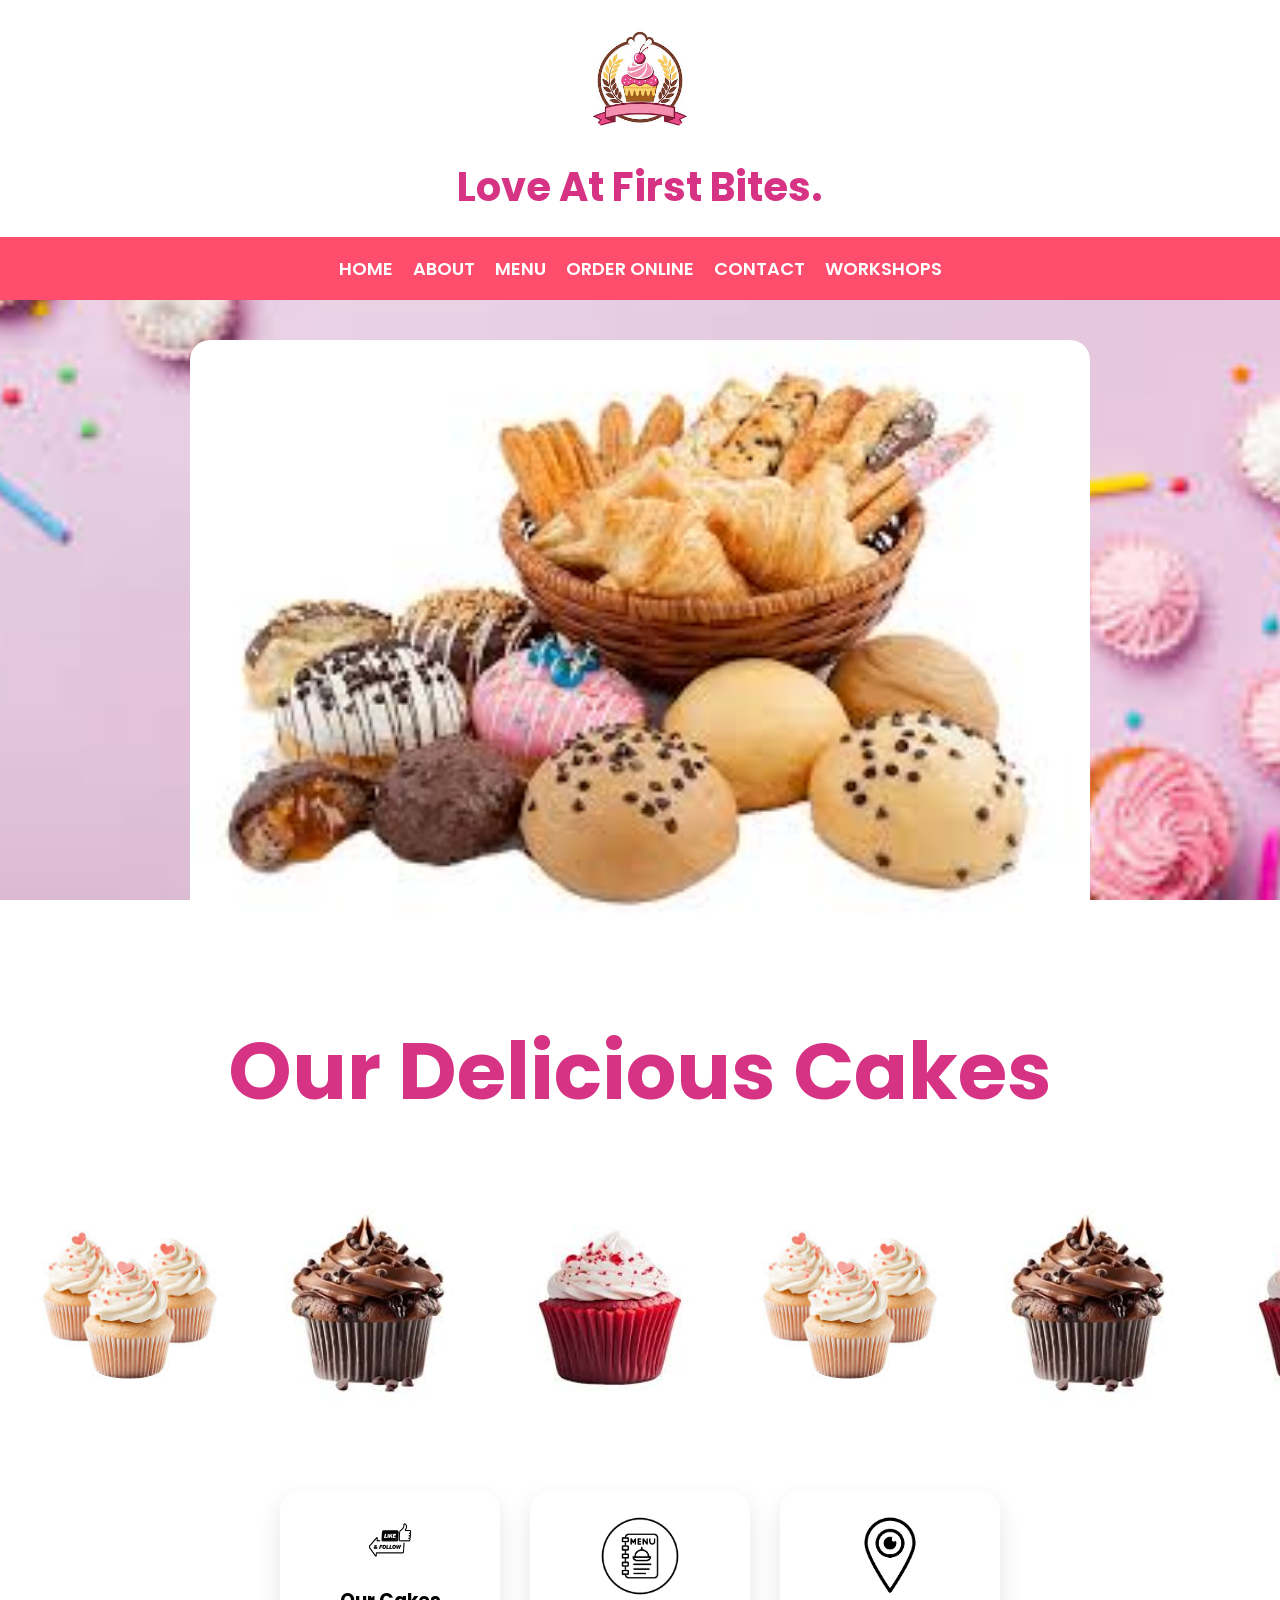
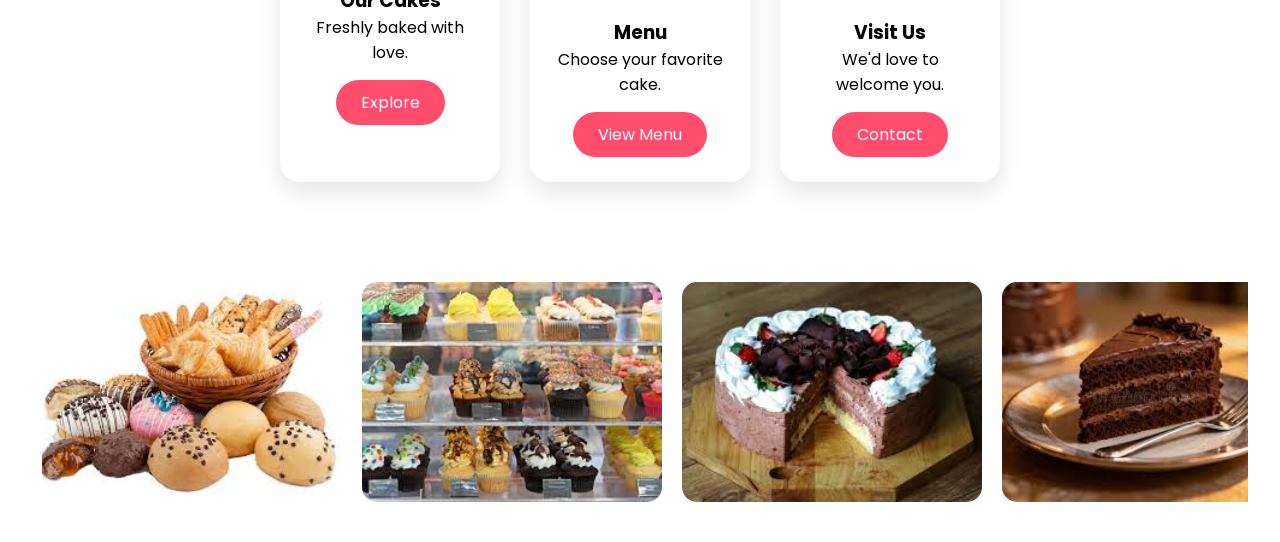
<file: index.html>
<!DOCTYPE html>
<html lang="en">
<head>
<meta charset="UTF-8">
<meta name="viewport" content="width=device-width, initial-scale=1.0">
<title>Cake Shop</title>

<link rel="preconnect" href="https://fonts.googleapis.com">
<link href="https://fonts.googleapis.com/css2?family=Poppins:wght@300;500;700&display=swap" rel="stylesheet">

<style>

*{
    margin:0;
    padding:0;
    box-sizing:border-box;
    font-family:'Poppins',sans-serif;
}

body{
    background:url("../backgrimg.jpg") center/cover fixed;
}

/* Header */

header{
    text-align:center;
    padding:20px;
    background:#fff;
    box-shadow:0 5px 15px rgba(0,0,0,.1);
}

.logo{
    width:120px;
    border-radius:50%;
}
header h1{
    color:#d63384;
    margin-top:10px;
    font-size:40px;
}

/* Navbar */

nav{
    display:flex;
    justify-content:center;
    flex-wrap:wrap;
    gap:20px;
    background:#ff4d6d;
    padding:18px;
    position:sticky;
    top:0;
    z-index:100;
}

nav a{
    color:#fff;
    text-decoration:none;
    font-size:18px;
    font-weight:600;
    transition:.4s;
    position:relative;
}

nav a::after{
    content:'';
    position:absolute;
    left:0;
    bottom:-5px;
    width:0;
    height:3px;
    background:#fff;
    transition:.4s;
}

nav a:hover::after{
    width:100%;
}

nav a:hover{
    transform:translateY(-4px);
}

/* Banner */

.banner{
    display:flex;
    justify-content:center;
    padding:40px;
    border-radius:80px;
}

.banner img{
    width:90%;
    max-width:900px;
    border-radius:20px;
    transition:.5s;
    animation:zoom 3s infinite alternate;
}

.banner img:hover{
    transform:scale(1.05);
    box-shadow:0 20px 40px rgba(168, 46, 147, 0.3);
}

@keyframes zoom{

from{
transform:scale(.95);
}

to{
transform:scale(1);
}

}

/* Gallery */

.gallery-title{
    text-align:center;
    margin:40px 0;
    color:#d63384;
    font-size:35px;
}

.gallery{
    display:flex;
    overflow:auto;
    gap:20px;
    padding:20px;
}

.gallery img{
    width:220px;
    height:220px;
    object-fit:cover;
    border-radius:20px;
    transition:.5s;
    cursor:pointer;
}

.gallery img:hover{
    transform:scale(1.1) rotate(5deg);
    box-shadow:0 15px 30px rgba(0,0,0,.3);
}

/* Cards */

.cards{
    display:flex;
    justify-content:center;
    flex-wrap:wrap;
    gap:30px;
    padding:60px 20px;
}

.card{
    width:220px;
    background:#fff;
    border-radius:20px;
    padding:25px;
    text-align:center;
    box-shadow:0 10px 25px rgba(0,0,0,.1);
    transition:.5s;
}

.card:hover{
    transform:translateY(-15px);
    box-shadow:0 20px 40px rgba(0,0,0,.2);
}

.card img{
    width:80px;
    margin-bottom:15px;
}

.card a{
    display:inline-block;
    margin-top:15px;
    padding:10px 25px;
    background:#ff4d6d;
    color:#fff;
    text-decoration:none;
    border-radius:30px;
    transition:.4s;
}

.card a:hover{
    background:#d63384;
    transform:scale(1.1);
}

/* Responsive */

@media(max-width:768px){

header h1{
font-size:28px;
}

nav{
gap:10px;
}

nav a{
font-size:15px;
}

.gallery img{
width:160px;
height:160px;
}

.card{
width:90%;
}

}
.slider{

overflow:hidden;
margin:30px auto;
width:95%;

}

.slide-track{

display:flex;
width:calc(300px * 8);
animation:scroll 20s linear infinite;

}

.slide-track img{

width:300px;
height:220px;
object-fit:cover;
margin:10px;
border-radius:15px;
transition:.5s;

}

.slide-track img:hover{

transform:scale(1.1);

}

@keyframes scroll{

0%{
transform:translateX(0);
}

100%{
transform:translateX(-1200px);
}

}


</style>

</head>
<body>

<header>

<img src="cake 1.jpg" class="logo">

<h1>Love At First Bites.</h1>

</header>

<nav>

<a href="index.html">HOME</a>

<a href="about.html">ABOUT</a>

<a href="menu.html">MENU</a>

<a href="order.html">ORDER ONLINE</a>

<a href="contact.html">CONTACT</a>

<a href="workshop.html">WORKSHOPS</a>

</nav>

<section class="banner">

<img src="bake1.jpg" alt="Cake Shop">

</section>

<h2 class="gallery-title" style="font-size: 80px;">Our Delicious Cakes</h2>

<div class="gallery">

<img src="cupcake.jpg">

<img src="cupcake3.jpg">

<img src="cupcake4.jpg">

<img src="cupcake.jpg">

<img src="cupcake3.jpg">

<img src="cupcake4.jpg">
<img src="cupcake3.jpg">
<img src="cupcake.jpg">



</div>

<section class="cards">

<div class="card">

<img src="like1.png">

<h3>Our Cakes</h3>

<p>Freshly baked with love.</p>

<a href="menu.html">Explore</a>

</div>

<div class="card">

<img src="menu.png">

<h3>Menu</h3>

<p>Choose your favorite cake.</p>

<a href="menu.html">View Menu</a>

</div>

<div class="card">

<img src="vist.png">

<h3>Visit Us</h3>

<p>We'd love to welcome you.</p>

<a href="contact.html">Contact</a>

</div>

</section>


<section class="slider">

<div class="slide-track">

<img src="bake1.jpg">
<img src="cake3.jpg">
<img src="h1.jpg">
<img src="h2.jpg">

<img src="bake1.jpg">
<img src="cake3.jpg">
<img src="h1.jpg">
<img src="h2.jpg">

</div>

</section>

</body>
</html>
</file>
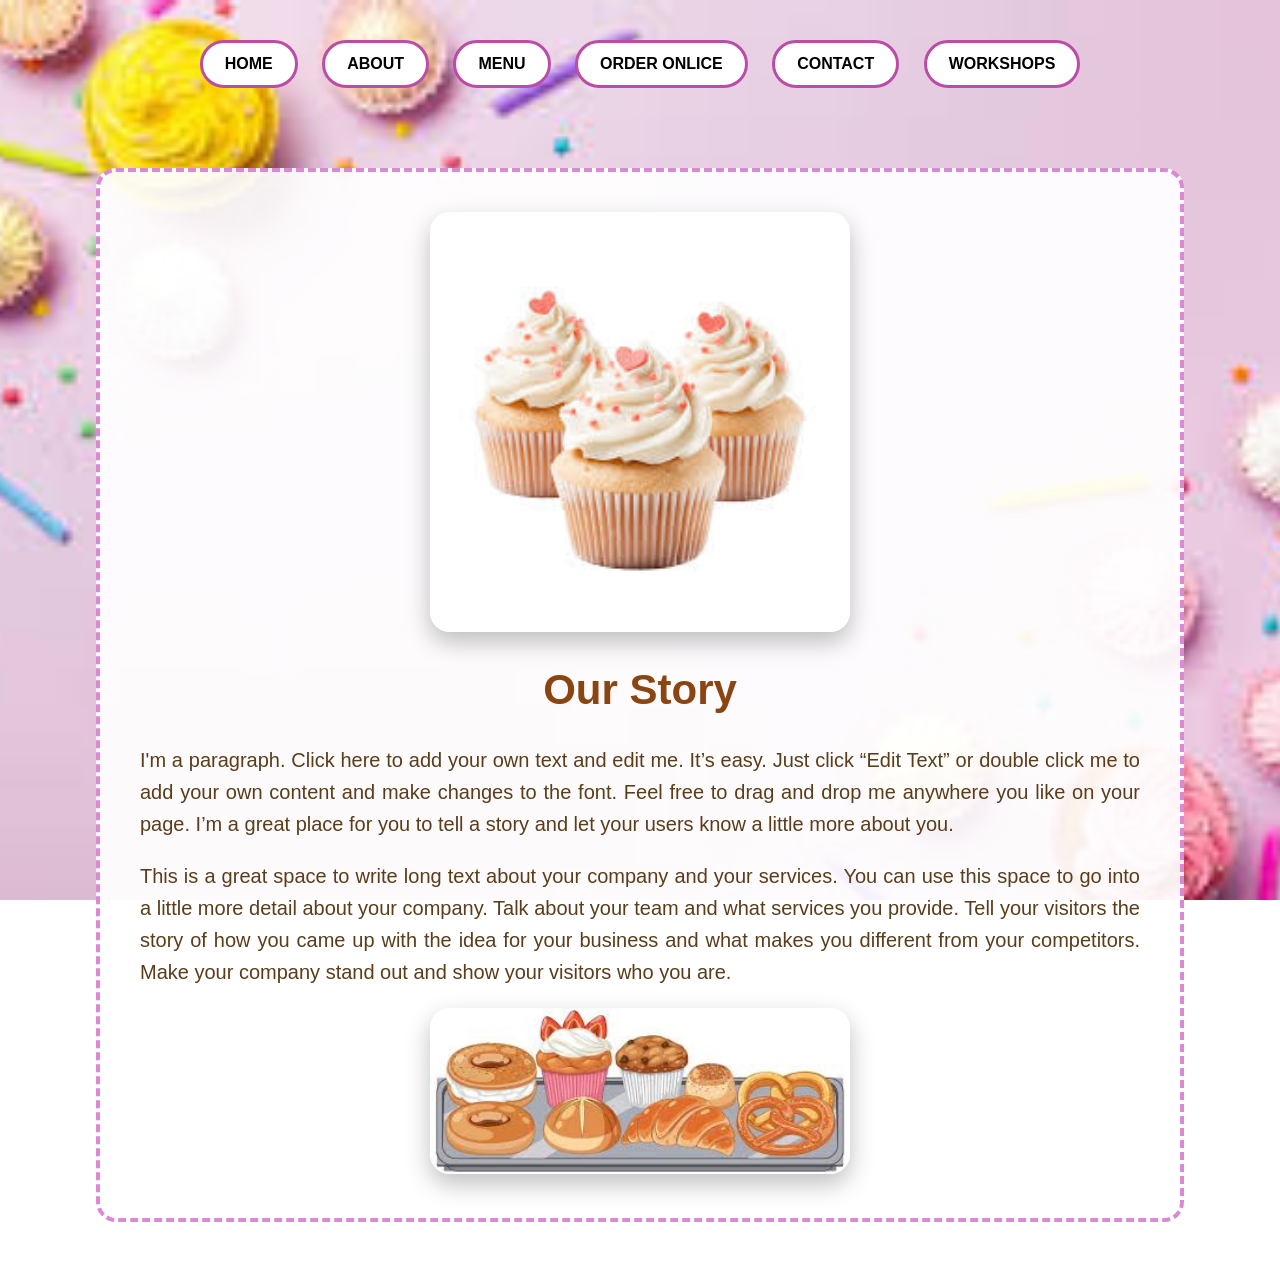
<file: about.html>
<!DOCTYPE html>
<html lang="en">
<head>
    <meta charset="UTF-8">
    <meta name="viewport" content="width=device-width, initial-scale=1.0">
    <title>Document</title>
    <style>
       *{
    margin:0;
    padding:0;
    box-sizing:border-box;
    font-family:Arial, Helvetica, sans-serif;
}

body{
    background:url("../backgrimg.jpg") no-repeat center;
    background-size:cover;
    background-attachment:fixed;
}

/* Navigation */

.a{
    padding:30px;
    text-align:center;
}

.a a{
    display:inline-block;
    text-decoration:none;
    color:#000;
    background:#fff;
    border:3px solid rgb(187,76,168);
    padding:12px 22px;
    margin:10px;
    border-radius:30px;
    font-weight:bold;
    transition:.5s;
    animation:slideDown 1s ease;
}

.a a:hover{
    background:linear-gradient(45deg,#ff69b4,#ffcc70);
    color:white;
    transform:translateY(-8px) scale(1.1);
    box-shadow:0 10px 25px rgba(0,0,0,.3);
}

/* Main Box */

.div{
    width:85%;
    margin:40px auto;
    background:rgba(255,255,255,.92);
    border:4px dashed rgb(218,137,212);
    border-radius:20px;
    padding:40px;
    animation:fadeUp 1.5s ease;
    overflow:hidden;
}

/* Images */

.div img{
    width:420px;
    max-width:100%;
    border-radius:20px;
    transition:.6s;
    animation:float 4s ease-in-out infinite;
    box-shadow:0 10px 25px rgba(0,0,0,.25);
}

.div img:hover{
    transform:scale(1.1) rotate(4deg);
    box-shadow:0 20px 40px rgba(255,105,180,.6);
}

/* Heading */

h1{
    text-align:center;
    color:#8b4513;
    margin:30px 0;
    font-size:42px;
    animation:zoomIn 1.5s;
}

/* Paragraph */

p{
    text-align:justify;
    line-height:32px;
    font-size:20px;
    color:#5a3d1b;
    margin:20px 0;
    transition:.4s;
}

p:hover{
    color:#d63384;
    transform:translateX(10px);
}

/* Animations */

@keyframes fadeUp{
    from{
        opacity:0;
        transform:translateY(80px);
    }
    to{
        opacity:1;
        transform:translateY(0);
    }
}

@keyframes slideDown{
    from{
        opacity:0;
        transform:translateY(-40px);
    }
    to{
        opacity:1;
        transform:translateY(0);
    }
}

@keyframes float{
    0%{
        transform:translateY(0);
    }
    50%{
        transform:translateY(-15px);
    }
    100%{
        transform:translateY(0);
    }
}

@keyframes zoomIn{
    from{
        transform:scale(.5);
        opacity:0;
    }
    to{
        transform:scale(1);
        opacity:1;
    }
}

/* Mobile */

@media(max-width:768px){

    .a a{
        display:block;
        margin:12px auto;
        width:220px;
    }

    .div{
        width:95%;
        padding:20px;
    }

    h1{
        font-size:30px;
    }

    p{
        font-size:17px;
        line-height:28px;
    }

    .div img{
        width:100%;
    }
}
       
    </style>
</head>
<body>
    <div class="a">
    <center>
     <a href="index.html">HOME</a>
    <a href="about.html">ABOUT</a>
    <a href="menu.html">MENU</a>
    <a href="order.html">ORDER ONLICE</a>
    <a href="contact.html">CONTACT</a> 
    <a href="workshop.html">WORKSHOPS</a><br>
</center>
</div>

     <div class="div">
    <center><img src="cupcake.jpg"></center>
    <h1>Our Story </h1>
    <p> I'm a paragraph. Click here to add your own text and edit me. It’s easy. Just click “Edit Text” or double click me to add your own content and make changes to the font. Feel free to drag and drop me anywhere you like on your page. I’m a great place for you to tell a story and let your users know a little more about you.</p>
    <p>This is a great space to write long text about your company and your services. You can use this space to go into a little more detail about your company. Talk about your team and what services you provide. Tell your visitors the story of how you came up with the idea for your business and what makes you different from your competitors. Make your company stand out and show your visitors who you are.</p>
    <center><img src="bakes.jpg"></center>
    
</div>    
</div>
</body>
</html>
</file>
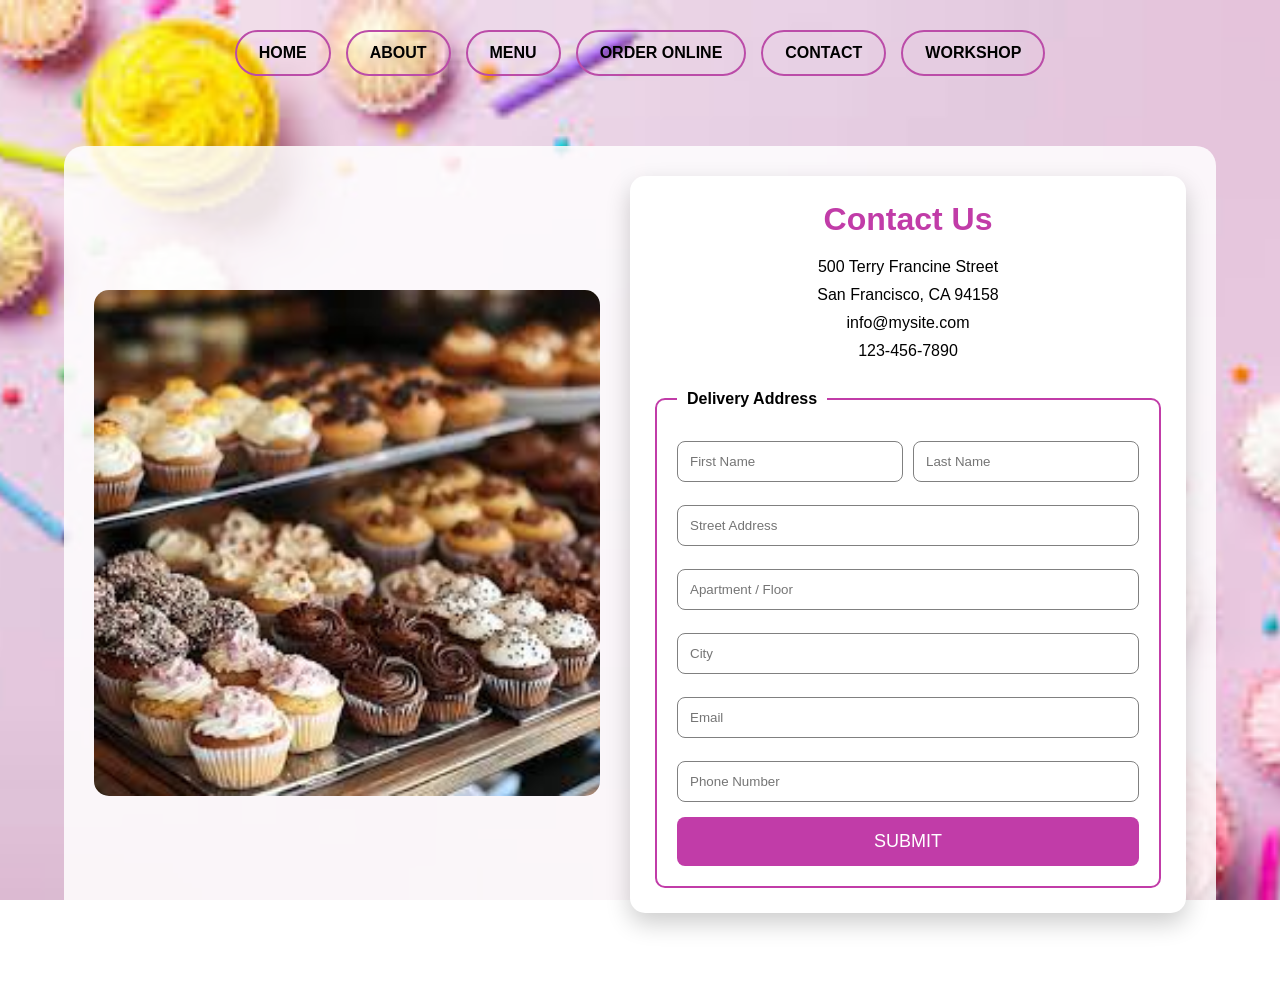
<file: contact.html>
<!DOCTYPE html>
<html lang="en">
<head>
<meta charset="UTF-8">
<meta name="viewport" content="width=device-width, initial-scale=1.0">
<title>Contact</title>

<style>

*{
    margin:0;
    padding:0;
    box-sizing:border-box;
    font-family:Arial, Helvetica, sans-serif;
}

body{
    background:url("../backgrimg.jpg") no-repeat center;
    background-size:cover;
    background-attachment:fixed;
}

/* Navigation */

nav{
    display:flex;
    justify-content:center;
    flex-wrap:wrap;
    gap:15px;
    padding:30px 20px;
}

nav a{
    text-decoration:none;
    color:black;
    border:2px solid rgb(187,76,168);
    padding:12px 22px;
    border-radius:30px;
    font-weight:bold;
    transition:.4s;
}

nav a:hover{
    background:rgb(187,76,168);
    color:white;
    transform:translateY(-5px);
    box-shadow:0 10px 20px rgba(0,0,0,.3);
}

/* Main Section */

.container{

    width:90%;
    max-width:1200px;
    margin:40px auto;

    display:flex;
    gap:30px;
    align-items:center;

    background:rgba(255,255,255,.85);
    padding:30px;
    border-radius:20px;

    animation:fadeUp 1s ease;
}

/* Image */

.image-box{
    flex:1;
}

.image-box img{

    width:100%;
    border-radius:15px;
    transition:.5s;
}

.image-box img:hover{

    transform:scale(1.05);
    box-shadow:0px 15px 30px rgba(0,0,0,.4);

}

/* Contact */

.contact{

    flex:1;
    background:white;
    padding:25px;
    border-radius:15px;
    box-shadow:0 10px 25px rgba(0,0,0,.2);
    transition:.4s;
}

.contact:hover{

    transform:translateY(-10px);

}

.contact h1{

    text-align:center;
    margin-bottom:15px;
    color:#c13ca8;

}

address{

    text-align:center;
    margin-bottom:20px;
    line-height:28px;
    font-style:normal;

}

/* Form */

fieldset{

    border:2px solid #c13ca8;
    padding:20px;
    border-radius:10px;

}

legend{

    padding:5px 10px;
    font-weight:bold;

}

input{

    width:100%;
    padding:12px;
    margin:8px 0 15px;
    border-radius:8px;
    border:1px solid gray;
    outline:none;
    transition:.3s;

}

input:focus{

    border-color:#c13ca8;
    box-shadow:0 0 8px pink;

}

.name{

    display:flex;
    gap:10px;

}

button{

    width:100%;
    padding:14px;
    background:#c13ca8;
    color:white;
    border:none;
    border-radius:8px;
    cursor:pointer;
    font-size:18px;
    transition:.4s;

}

button:hover{

    background:#ff4cb2;
    transform:scale(1.05);

}

/* Map */

.map{

    width:90%;
    max-width:1200px;
    margin:40px auto;

}

.map iframe{

    width:100%;
    height:450px;
    border:none;
    border-radius:20px;
    box-shadow:0 10px 25px rgba(0,0,0,.3);

}

/* Animation */

@keyframes fadeUp{

    from{

        opacity:0;
        transform:translateY(50px);

    }

    to{

        opacity:1;
        transform:translateY(0);

    }

}

/* Mobile */

@media(max-width:768px){

.container{

    flex-direction:column;
    padding:20px;

}

nav{

    gap:10px;

}

nav a{

    padding:10px 15px;
    font-size:14px;

}

.name{

    flex-direction:column;

}

.map iframe{

    height:300px;

}

}

/* Small Mobile */

@media(max-width:480px){

nav{

    flex-direction:column;
    align-items:center;

}

nav a{

    width:220px;
    text-align:center;

}

.container{

    width:95%;

}

.contact{

    padding:15px;

}

}

</style>
</head>

<body>

<nav>

<a href="index.html">HOME</a>
<a href="about.html">ABOUT</a>
<a href="menu.html">MENU</a>
<a href="order.html">ORDER ONLINE</a>
<a href="contact.html">CONTACT</a>
<a href="workshop.html">WORKSHOP</a>

</nav>

<div class="container">

<div class="image-box">
<img src="cake4.jpg" alt="Cake">
</div>

<div class="contact">

<h1>Contact Us</h1>

<address>

500 Terry Francine Street<br>
San Francisco, CA 94158<br>
info@mysite.com<br>
123-456-7890

</address>

<form>

<fieldset>

<legend>Delivery Address</legend>

<div class="name">

<input type="text" placeholder="First Name" required>

<input type="text" placeholder="Last Name" required>

</div>

<input type="text" placeholder="Street Address" required>

<input type="text" placeholder="Apartment / Floor">

<input type="text" placeholder="City" required>

<input type="email" placeholder="Email" required>

<input type="tel" placeholder="Phone Number" required>

<button>SUBMIT</button>

</fieldset>

</form>

</div>

</div>

</body>
</html>
</file>
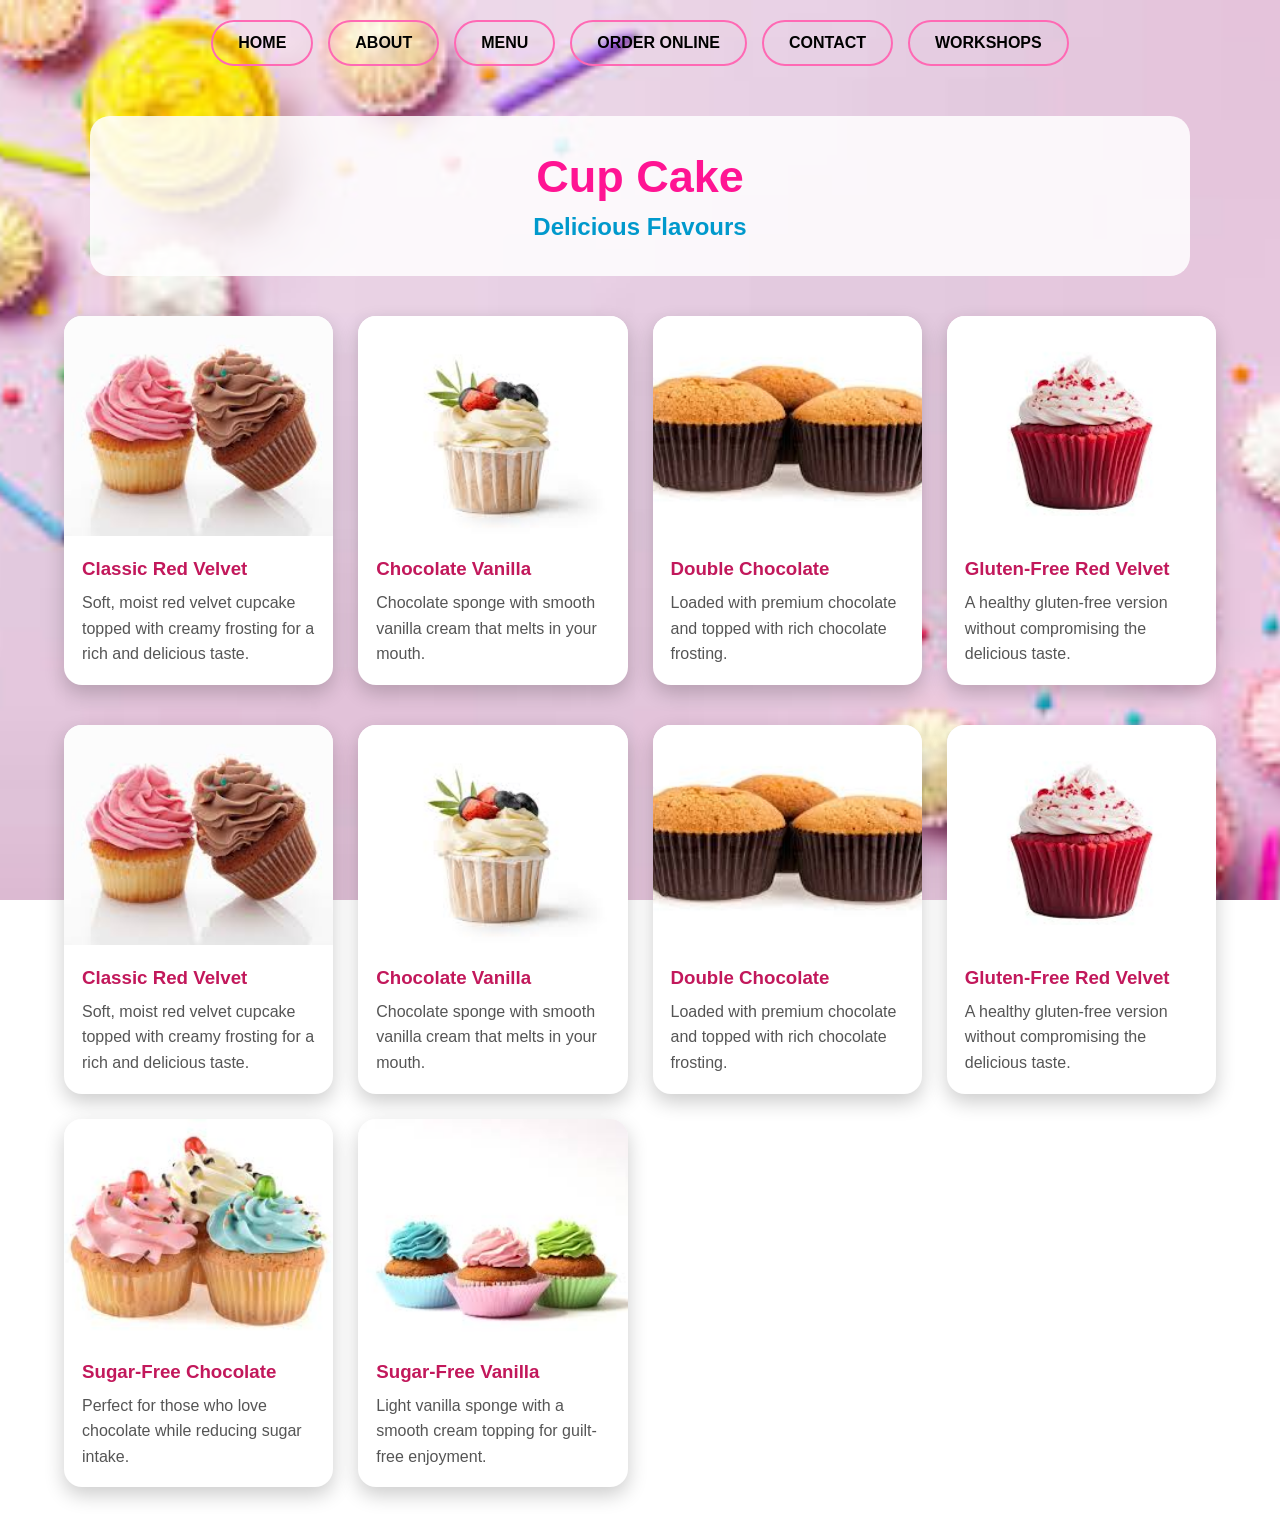
<file: menu.html>
<!DOCTYPE html>
<html lang="en">
<head>
    <meta charset="UTF-8">
    <meta name="viewport" content="width=device-width, initial-scale=1.0">
    <title>Document</title>
    <style>
        /* Reset */
*{
    margin:0;
    padding:0;
    box-sizing:border-box;
    font-family:Arial, Helvetica, sans-serif;
}

body{
    background:url("../backgrimg.jpg") no-repeat center center/cover;
    background-attachment:fixed;
}

/* ================= NAVBAR ================= */

.navbar{
    display:flex;
    justify-content:center;
    align-items:center;
    flex-wrap:wrap;
    gap:15px;
    padding:20px;
}

nav{

display:flex;
justify-content:center;
flex-wrap:wrap;
gap:20px;
padding:20px;

}

nav a{

text-decoration:none;
padding:12px 25px;
border:2px solid hotpink;
border-radius:30px;
color:#000;
font-weight:600;
transition:.4s;

}

nav a:hover{

background:hotpink;
color:#fff;
transform:translateY(-5px);

}


/* ================= HEADING ================= */

.heading{
    width:90%;
    max-width:1100px;
    margin:30px auto;
    background:rgba(255,255,255,.85);
    text-align:center;
    padding:35px;
    border-radius:20px;
}

.heading h1{
    color:#ff1493;
    font-size:45px;
}

.heading h2{
    color:#0099cc;
    margin-top:10px;
}

/* ================= MENU ================= */

.menu{
    width:90%;
    max-width:1300px;
    margin:40px auto;
    display:grid;
    grid-template-columns:repeat(auto-fit,minmax(260px,1fr));
    gap:25px;
}

/* ================= CARD ================= */

.card{
    background:#fff;
    border-radius:18px;
    overflow:hidden;
    box-shadow:0 8px 20px rgba(0,0,0,.2);
    transition:.4s;
}

.card:hover{
    transform:translateY(-10px);
    box-shadow:0 15px 30px rgba(0,0,0,.3);
}

.card img{
    width:100%;
    height:220px;
    object-fit:cover;
    transition:.4s;
}

.card:hover img{
    transform:scale(1.08);
}

.card-content{
    padding:18px;
}

.card-content h3{
    color:#c2185b;
    margin-bottom:10px;
}

.card-content p{
    color:#555;
    line-height:1.6;
}

/* ================= TABLET ================= */

@media (max-width:992px){

.menu{
    grid-template-columns:repeat(2,1fr);
}

.heading h1{
    font-size:38px;
}

}

/* ================= MOBILE ================= */

@media (max-width:768px){

.navbar{
    gap:10px;
    padding:15px;
}

.navbar a{
    padding:10px 16px;
    font-size:14px;
}

.heading{
    padding:25px;
}

.heading h1{
    font-size:32px;
}

.heading h2{
    font-size:20px;
}

.menu{
    width:95%;
    grid-template-columns:1fr;
    gap:20px;
}

.card img{
    height:220px;
}

}

/* ================= SMALL MOBILE ================= */

@media (max-width:480px){

.heading h1{
    font-size:28px;
}

.heading h2{
    font-size:18px;
}

.navbar a{
    width:100%;
    text-align:center;
}

.card img{
    height:200px;
}

.card-content{
    padding:15px;
}

}
    </style>

</head>
<body>
    

<nav class="navbar">

<a href="index.html">HOME</a>
<a href="about.html">ABOUT</a>
<a href="menu.html">MENU</a>
<a href="order.html">ORDER ONLINE</a>
<a href="contact.html">CONTACT</a>
<a href="workshop.html">WORKSHOPS</a>

</nav>

<div class="heading">
    <h1>Cup Cake</h1>
    <h2>Delicious Flavours</h2>
</div>

<div class="menu">

<div class="card">

<img src="img3.jpg">

<div class="card-content">
<h3>Classic Red Velvet</h3>
<p>Soft, moist red velvet cupcake topped with creamy frosting for a rich and delicious taste.</p>
</div>

</div>

<div class="card">

<img src="img.jpg">

<div class="card-content">
<h3>Chocolate Vanilla</h3>
<p>Chocolate sponge with smooth vanilla cream that melts in your mouth.</p>
</div>

</div>

<div class="card">

<img src="img7.jpg">

<div class="card-content">
<h3>Double Chocolate</h3>
<p>Loaded with premium chocolate and topped with rich chocolate frosting.</p>
</div>

</div>

<div class="card">

<img src="cupcake4.jpg">

<div class="card-content">
<h3>Gluten-Free Red Velvet</h3>
<p>A healthy gluten-free version without compromising the delicious taste.</p>
</div>

</div>
</div>








<div class="menu">

<div class="card">

<img src="img3.jpg">

<div class="card-content">
<h3>Classic Red Velvet</h3>
<p>Soft, moist red velvet cupcake topped with creamy frosting for a rich and delicious taste.</p>
</div>

</div>

<div class="card">

<img src="img.jpg">

<div class="card-content">
<h3>Chocolate Vanilla</h3>
<p>Chocolate sponge with smooth vanilla cream that melts in your mouth.</p>
</div>

</div>

<div class="card">

<img src="img7.jpg">

<div class="card-content">
<h3>Double Chocolate</h3>
<p>Loaded with premium chocolate and topped with rich chocolate frosting.</p>
</div>

</div>

<div class="card">

<img src="cupcake4.jpg">

<div class="card-content">
<h3>Gluten-Free Red Velvet</h3>
<p>A healthy gluten-free version without compromising the delicious taste.</p>
</div>

</div>

<div class="card">

<img src="img4.jpg">

<div class="card-content">
<h3>Sugar-Free Chocolate</h3>
<p>Perfect for those who love chocolate while reducing sugar intake.</p>
</div>

</div>

<div class="card">

<img src="img6.jpg">

<div class="card-content">
<h3>Sugar-Free Vanilla</h3>
<p>Light vanilla sponge with a smooth cream topping for guilt-free enjoyment.</p>
</div>

</div>

</div>

    
</body>
</html>
</file>
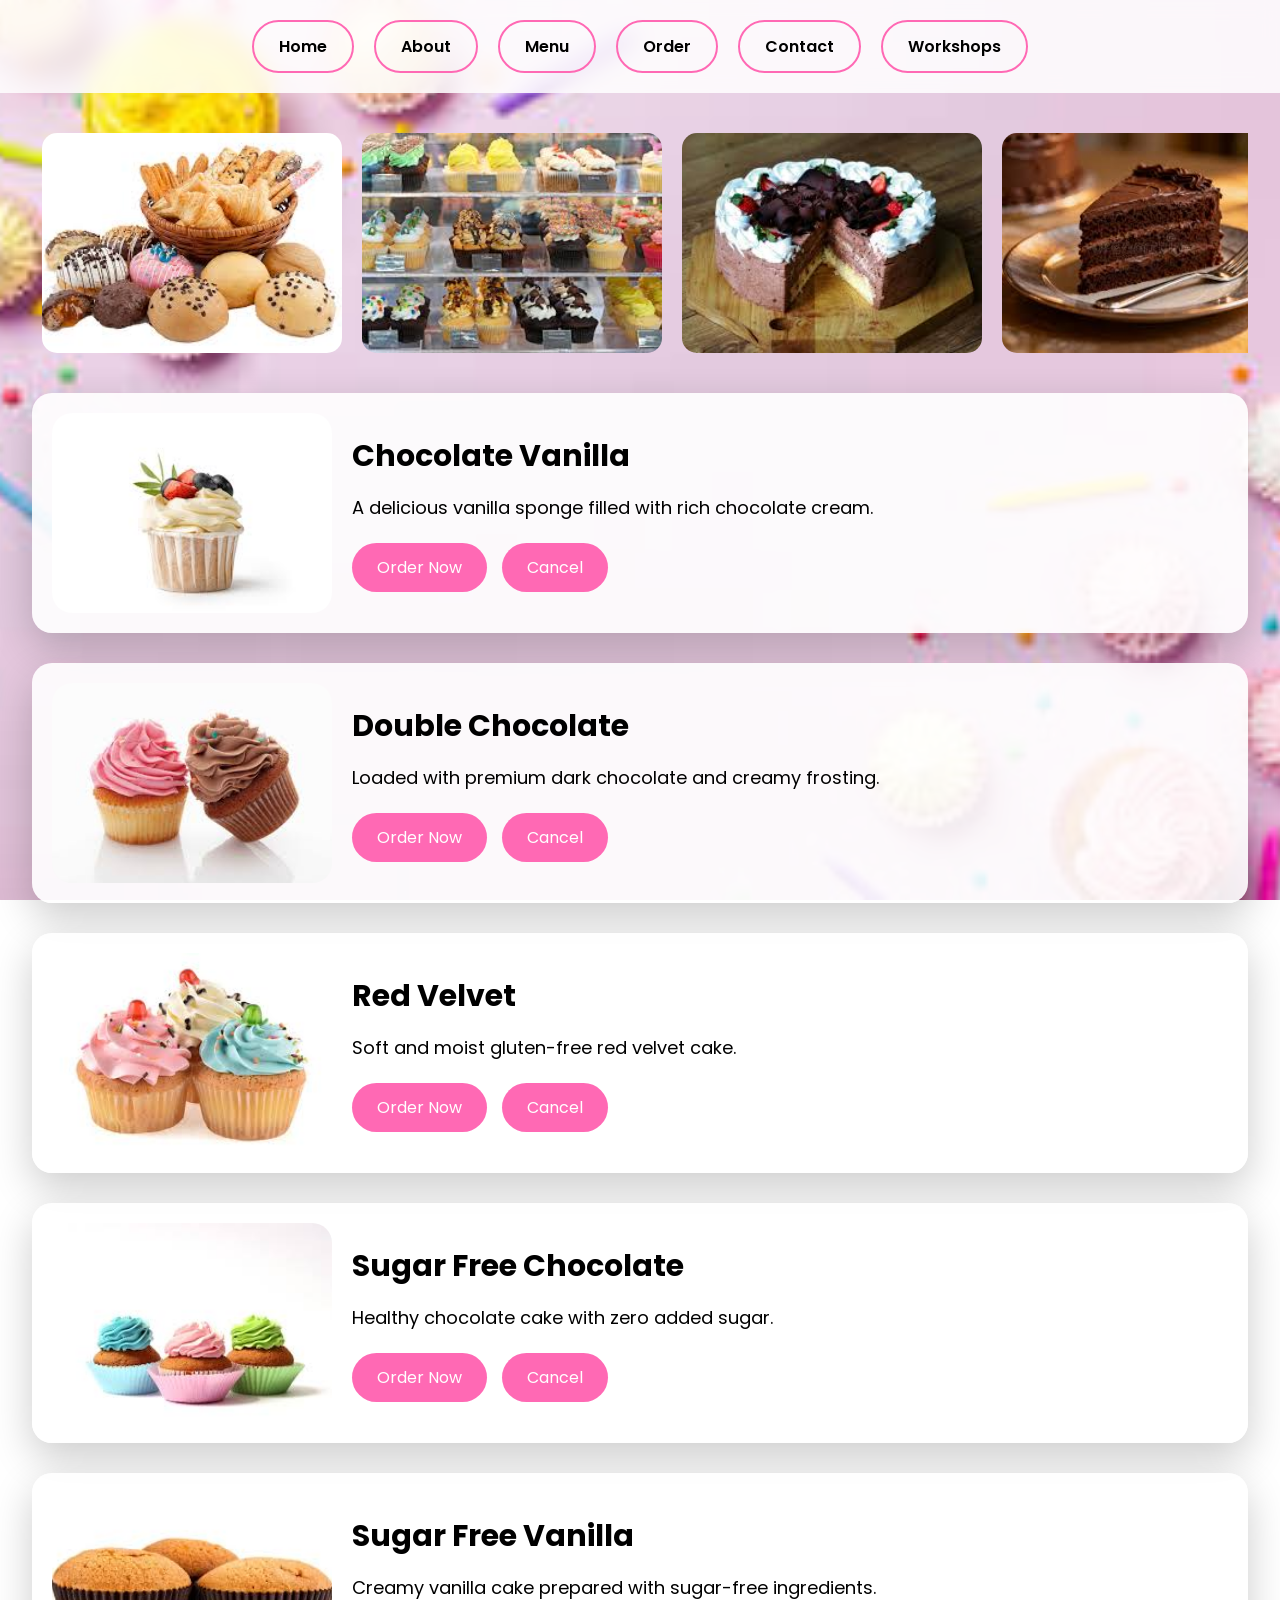
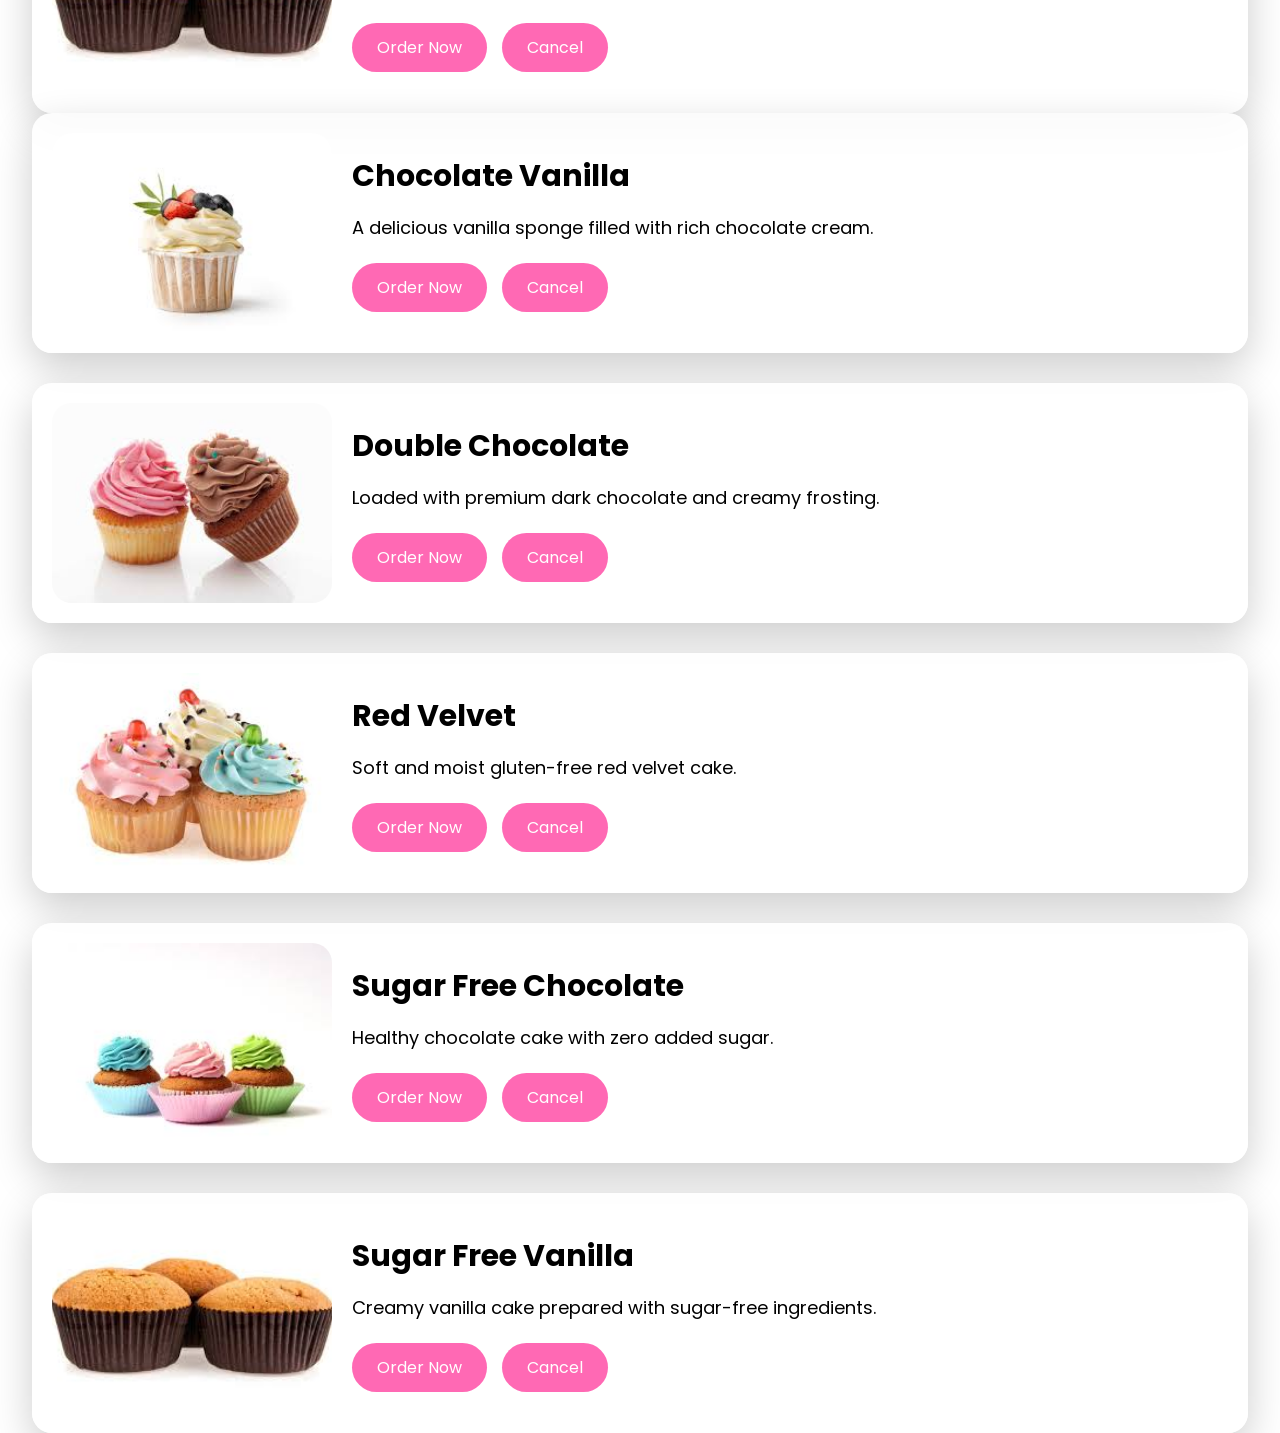
<file: order.html>
<!DOCTYPE html>
<html lang="en">
<head>
<meta charset="UTF-8">
<meta name="viewport" content="width=device-width, initial-scale=1.0">
<title>Cake Menu</title>

<link href="https://fonts.googleapis.com/css2?family=Poppins:wght@300;400;600;700&display=swap" rel="stylesheet">

<style>
*{
margin:0;
padding:0;
box-sizing:border-box;
font-family:Poppins,sans-serif;
}

body{

background:url("../backgrimg.jpg") center/cover fixed;

}

/* Navigation */

header{

background:rgba(255,255,255,.85);
backdrop-filter:blur(10px);
position:sticky;
top:0;
z-index:1000;

}

nav{

display:flex;
justify-content:center;
flex-wrap:wrap;
gap:20px;
padding:20px;

}

nav a{

text-decoration:none;
padding:12px 25px;
border:2px solid hotpink;
border-radius:30px;
color:#000;
font-weight:600;
transition:.4s;

}

nav a:hover{

background:hotpink;
color:#fff;
transform:translateY(-5px);

}

/* Slider */

.slider{

overflow:hidden;
margin:30px auto;
width:95%;

}

.slide-track{

display:flex;
width:calc(300px * 8);
animation:scroll 20s linear infinite;

}

.slide-track img{

width:300px;
height:220px;
object-fit:cover;
margin:10px;
border-radius:15px;
transition:.5s;

}

.slide-track img:hover{

transform:scale(1.1);

}

@keyframes scroll{

0%{
transform:translateX(0);
}

100%{
transform:translateX(-1200px);
}

}

/* Cards */

.menu{

width:95%;
margin:auto;
display:grid;
gap:30px;

}

.card{

display:flex;
align-items:center;
background:rgba(255,255,255,.9);
border-radius:20px;
padding:20px;
box-shadow:0 15px 40px rgba(0,0,0,.2);
transition:.5s;

}

.card:hover{

transform:translateY(-10px);
box-shadow:0 25px 60px rgba(255,20,147,.4);

}

.card img{

width:280px;
height:200px;
border-radius:20px;
object-fit:cover;
transition:.5s;

}

.card img:hover{

transform:scale(1.08) rotate(2deg);

}

.content{

padding:20px;

}

.content h2{

font-size:30px;
margin-bottom:15px;

}

.content p{

font-size:18px;
margin-bottom:20px;
line-height:1.6;

}

.buttons{

display:flex;
gap:15px;
flex-wrap:wrap;

}

button{

padding:12px 25px;
border:none;
border-radius:30px;
background:hotpink;
color:#fff;
font-size:16px;
cursor:pointer;
transition:.4s;

}

button:hover{

background:#ff1493;
transform:scale(1.08);

}

/* Mobile */

@media(max-width:768px){

nav{

gap:10px;

}

nav a{

padding:10px 15px;
font-size:14px;

}

.card{

flex-direction:column;
text-align:center;

}

.card img{

width:100%;
height:230px;

}

.content h2{

font-size:24px;

}

.content p{

font-size:16px;

}

.buttons{

justify-content:center;

}

.slide-track img{

width:220px;
height:170px;

}

}



    </style>

</head>
<body>

<header>

<nav>

<a href="index.html">Home</a>
<a href="about.html">About</a>
<a href="menu.html">Menu</a>
<a href="order.html">Order</a>
<a href="contact.html">Contact</a>
<a href="workshop.html">Workshops</a>

</nav>

</header>

<section class="slider">

<div class="slide-track">

<img src="bake1.jpg">
<img src="cake3.jpg">
<img src="h1.jpg">
<img src="h2.jpg">

<img src="bake1.jpg">
<img src="cake3.jpg">
<img src="h1.jpg">
<img src="h2.jpg">

</div>

</section>

<section class="menu">

<div class="card">

<img src="img.jpg">

<div class="content">

<h2>Chocolate Vanilla</h2>

<p>
A delicious vanilla sponge filled with rich chocolate cream.
</p>

<div class="buttons">

<button>Order Now</button>
<button>Cancel</button>

</div>

</div>

</div>

<div class="card">

<img src="img3.jpg">

<div class="content">

<h2>Double Chocolate</h2>

<p>
Loaded with premium dark chocolate and creamy frosting.
</p>

<div class="buttons">

<button>Order Now</button>
<button>Cancel</button>

</div>

</div>

</div>

<div class="card">

<img src="img4.jpg">

<div class="content">

<h2>Red Velvet</h2>

<p>
Soft and moist gluten-free red velvet cake.
</p>

<div class="buttons">

<button>Order Now</button>
<button>Cancel</button>

</div>

</div>

</div>

<div class="card">

<img src="img6.jpg">

<div class="content">

<h2>Sugar Free Chocolate</h2>

<p>
Healthy chocolate cake with zero added sugar.
</p>

<div class="buttons">

<button>Order Now</button>
<button>Cancel</button>

</div>

</div>

</div>

<div class="card">

<img src="img7.jpg">

<div class="content">

<h2>Sugar Free Vanilla</h2>

<p>
Creamy vanilla cake prepared with sugar-free ingredients.
</p>

<div class="buttons">

<button>Order Now</button>
<button>Cancel</button>

</div>

</div>

</div>

</section>





</section>

<section class="menu">

<div class="card">

<img src="img.jpg">

<div class="content">

<h2>Chocolate Vanilla</h2>

<p>
A delicious vanilla sponge filled with rich chocolate cream.
</p>

<div class="buttons">

<button>Order Now</button>
<button>Cancel</button>

</div>

</div>

</div>

<div class="card">

<img src="img3.jpg">

<div class="content">

<h2>Double Chocolate</h2>

<p>
Loaded with premium dark chocolate and creamy frosting.
</p>

<div class="buttons">

<button>Order Now</button>
<button>Cancel</button>

</div>

</div>

</div>

<div class="card">

<img src="img4.jpg">

<div class="content">

<h2>Red Velvet</h2>

<p>
Soft and moist gluten-free red velvet cake.
</p>

<div class="buttons">

<button>Order Now</button>
<button>Cancel</button>

</div>

</div>

</div>

<div class="card">

<img src="img6.jpg">

<div class="content">

<h2>Sugar Free Chocolate</h2>

<p>
Healthy chocolate cake with zero added sugar.
</p>

<div class="buttons">

<button>Order Now</button>
<button>Cancel</button>

</div>

</div>

</div>

<div class="card">

<img src="img7.jpg">

<div class="content">

<h2>Sugar Free Vanilla</h2>

<p>
Creamy vanilla cake prepared with sugar-free ingredients.
</p>

<div class="buttons">

<button>Order Now</button>
<button>Cancel</button>

</div>

</div>

</div>

</section>


</body>
</html>
</file>
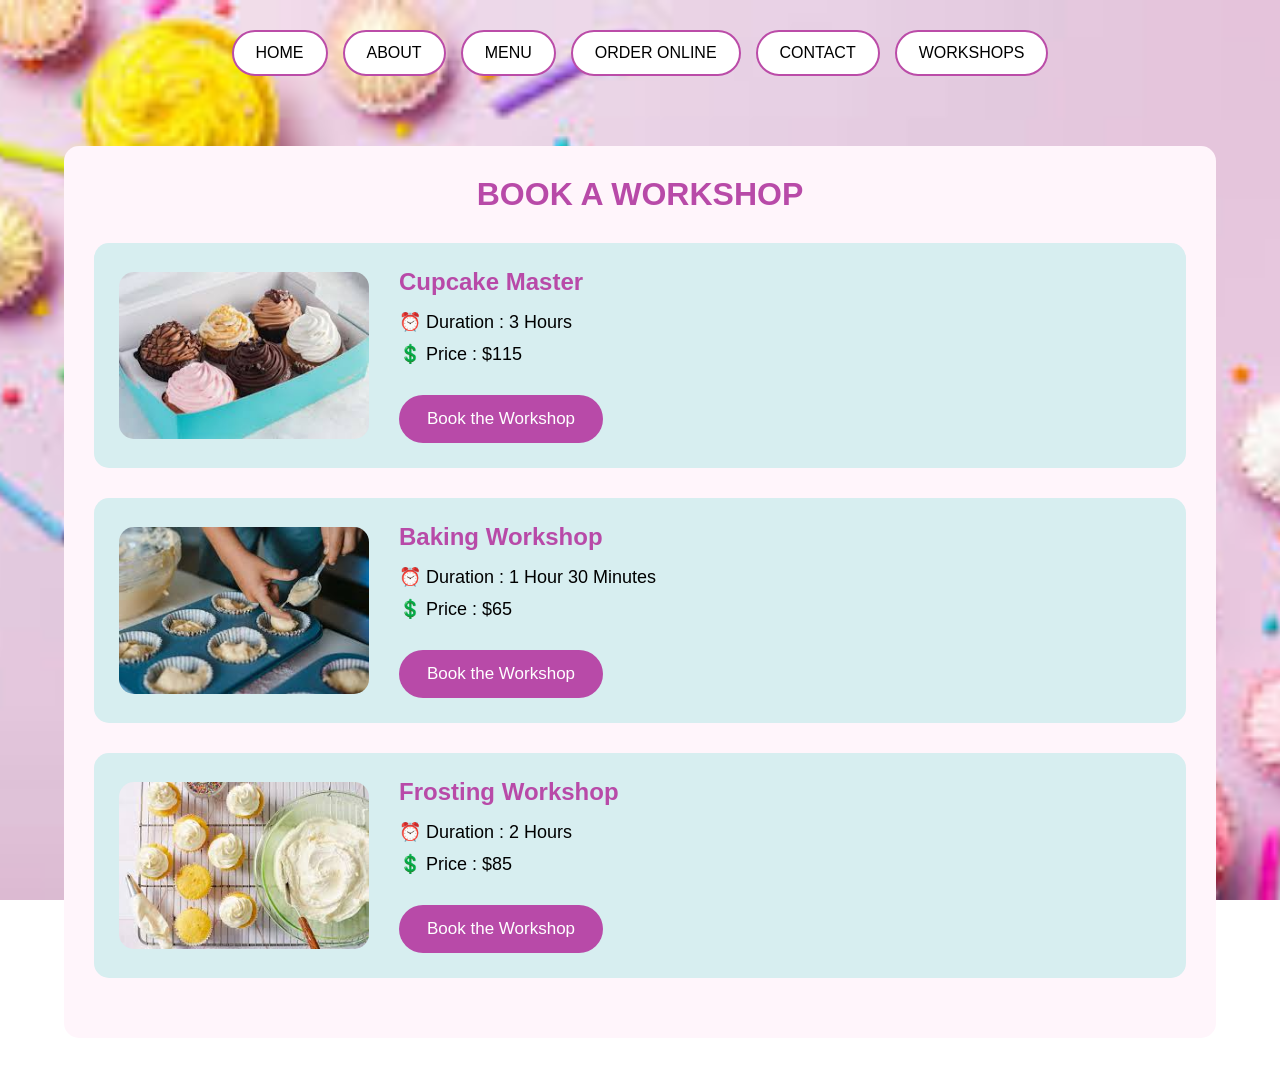
<file: workshop.html>
<!DOCTYPE html>
<html lang="en">
<head>
<meta charset="UTF-8">
<meta name="viewport" content="width=device-width, initial-scale=1.0">

<title>Workshops</title>

<style>

*{
    margin:0;
    padding:0;
    box-sizing:border-box;
    font-family:Arial, Helvetica, sans-serif;
}

body{
    background:url("../backgrimg.jpg") center/cover fixed no-repeat;
}

/* ---------- Navigation ---------- */

.navbar{
    display:flex;
    justify-content:center;
    flex-wrap:wrap;
    gap:15px;
    padding:30px;
}

.navbar a{
    text-decoration:none;
    color:#000;
    padding:12px 22px;
    border:2px solid rgb(187,76,168);
    border-radius:30px;
    background:white;
    transition:.4s;
}

.navbar a:hover{
    background:rgb(255,225,100);
    color:red;
    transform:translateY(-5px) scale(1.05);
    box-shadow:0 10px 20px rgba(0,0,0,.2);
}

/* ---------- Main Container ---------- */

.container{

    width:90%;
    max-width:1200px;
    margin:40px auto;
    background:#fff5fb;
    border-radius:15px;
    padding:30px;
    animation:fadeIn 1s ease;
}

.container h1{
    text-align:center;
    margin-bottom:30px;
    color:#b84aa8;
}

/* ---------- Workshop Cards ---------- */

.card{

    display:flex;
    align-items:center;
    gap:30px;

    margin-bottom:30px;
    padding:25px;

    background:#d7eef0;

    border-radius:15px;

    transition:.4s;
}

.card:hover{

    transform:translateY(-10px);

    background:#ffe9fa;

    box-shadow:0 15px 30px rgba(0,0,0,.2);

}

.card img{

    width:250px;

    border-radius:15px;

    transition:.5s;

}

.card:hover img{

    transform:scale(1.08) rotate(2deg);

}

.details{

    flex:1;

}

.details h2{

    color:#b84aa8;

    margin-bottom:15px;

}

.details p{

    font-size:18px;

    margin:10px 0;

}

/* ---------- Button ---------- */

button{

    margin-top:20px;

    padding:14px 28px;

    border:none;

    border-radius:30px;

    background:#b84aa8;

    color:white;

    font-size:17px;

    cursor:pointer;

    transition:.4s;

}

button:hover{

    background:#ff5ca8;

    transform:scale(1.08);

    box-shadow:0 10px 20px rgba(0,0,0,.3);

}

/* ---------- Animation ---------- */

@keyframes fadeIn{

from{

opacity:0;

transform:translateY(40px);

}

to{

opacity:1;

transform:translateY(0);

}

}

/* ---------- Mobile ---------- */

@media(max-width:768px){

.card{

flex-direction:column;

text-align:center;

}

.card img{

width:100%;

max-width:320px;

}

.navbar{

gap:10px;

padding:20px;

}

.navbar a{

font-size:14px;

padding:10px 16px;

}

.container{

padding:20px;

}

}

@media(max-width:480px){

.container{

width:95%;

padding:15px;

}

.container h1{

font-size:28px;

}

.details h2{

font-size:22px;

}

.details p{

font-size:16px;

}

button{

width:100%;

}

}

</style>
</head>

<body>

<nav class="navbar">

<a href="index.html">HOME</a>

<a href="about.html">ABOUT</a>

<a href="menu.html">MENU</a>

<a href="order.html">ORDER ONLINE</a>

<a href="contact.html">CONTACT</a>

<a href="workshop.html">WORKSHOPS</a>

</nav>

<div class="container">

<h1>BOOK A WORKSHOP</h1>

<div class="card">

<img src="work1.jpg" alt="Cupcake Workshop">

<div class="details">

<h2>Cupcake Master</h2>

<p>⏰ Duration : 3 Hours</p>

<p>💲 Price : $115</p>

<button>Book the Workshop</button>

</div>

</div>

<div class="card">

<img src="work2.jpg" alt="Baking Workshop">

<div class="details">

<h2>Baking Workshop</h2>

<p>⏰ Duration : 1 Hour 30 Minutes</p>

<p>💲 Price : $65</p>

<button>Book the Workshop</button>

</div>

</div>

<div class="card">

<img src="work3.jpg" alt="Frosting Workshop">

<div class="details">

<h2>Frosting Workshop</h2>

<p>⏰ Duration : 2 Hours</p>

<p>💲 Price : $85</p>

<button>Book the Workshop</button>

</div>

</div>

</div>

</body>
</html>
</file>
